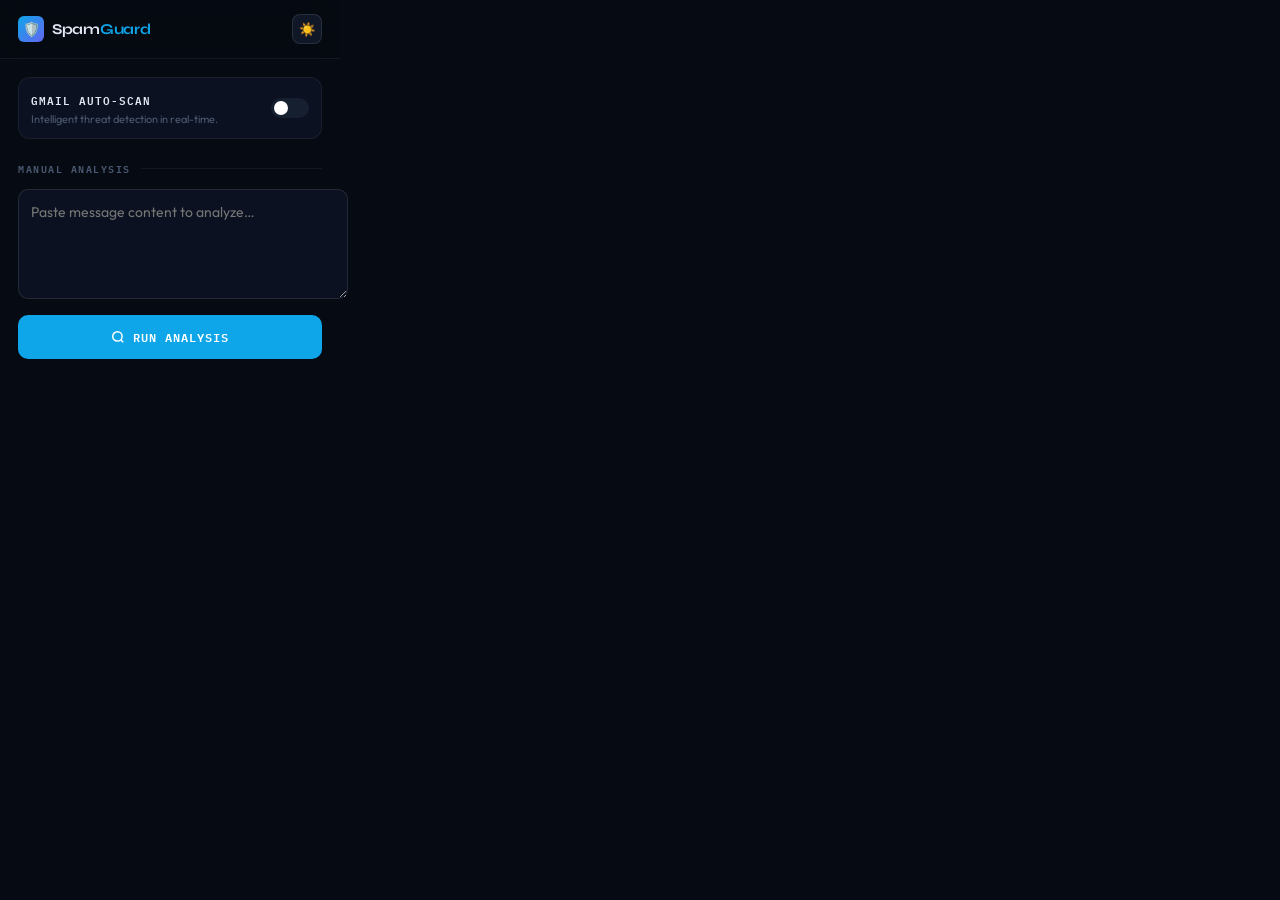
<file: SPAM GUARD/SPAM GUARD/spam_extension/popup.html>
<!DOCTYPE html>
<html>
<head>
  <meta charset="utf-8">
  <link rel="preconnect" href="https://fonts.googleapis.com">
  <link href="https://fonts.googleapis.com/css2?family=Syne:wght@600;700;800&family=IBM+Plex+Mono:wght@400;500;600&family=Outfit:wght@300;400;500;600&display=swap" rel="stylesheet">
  <link rel="stylesheet" href="popup.css">
</head>
<body>
  <div class="header">
    <div class="logo">
      <div class="logo-mark">🛡️</div>
      <span class="logo-name">Spam<em>Guard</em></span>
    </div>
    <button id="extThemeToggle" class="theme-btn" title="Toggle theme">
      <span class="sun-icon">☀️</span>
      <span class="moon-icon hidden">🌙</span>
    </button>
  </div>
  
  <div class="container">
    <!-- Gmail Auto-Scan Toggle Setting -->
    <div class="settings-box">
      <div class="settings-text">
        <div class="settings-title">Gmail Auto-Scan</div>
        <div class="settings-desc">Intelligent threat detection in real-time.</div>
      </div>
      <label class="toggle-switch">
        <input type="checkbox" id="autoScanToggle">
        <span class="slider"></span>
      </label>
    </div>

    <div class="divider">Manual Analysis</div>

    <div class="form-group">
      <textarea id="messageInput" placeholder="Paste message content to analyze…" rows="4" maxlength="5000"></textarea>
    </div>
    
    <button id="analyzeBtn" class="btn-primary">
      <svg width="14" height="14" viewBox="0 0 24 24" fill="none" stroke="currentColor" stroke-width="2.5"><circle cx="11" cy="11" r="8"/><path d="m21 21-4.35-4.35"/></svg>
      Run Analysis
    </button>
    
    <div id="loading" class="hidden">
      <div class="spinner"></div> Analyzing Intelligence...
    </div>

    <div id="resultBox" class="result-box hidden">
      <div id="verdict" class="verdict"></div>
      <div id="confidence" class="confidence"></div>
    </div>
    
    <div id="errorBox" class="error-box hidden"></div>
  </div>

  <script src="popup.js"></script>
</body>
</html>
</file>
<file: SPAM GUARD/SPAM GUARD/spam_extension/popup.css>
:root {
  /* --- Dark Theme (Default) --- */
  --bg:        #060a12;
  --bg-1:      #0b1120;
  --bg-2:      #101828;
  --bg-3:      #151f30;
  --border:    rgba(255,255,255,0.06);
  --border-2:  rgba(255,255,255,0.1);
  --text:      #e2e8f4;
  --text-2:    #8a9ab8;
  --text-3:    #4a5a72;
  --accent:    #0ea5e9;
  --accent-2:  #38bdf8;
  --accent-glow: rgba(14,165,233,0.2);
  --spam:      #f43f5e;
  --spam-dim:  rgba(244,63,94,0.12);
  --ham:       #10d9a0;
  --ham-dim:   rgba(16,217,160,0.1);
  --mono: 'IBM Plex Mono', monospace;
  --display: 'Syne', sans-serif;
  --body: 'Outfit', sans-serif;
}

:root.light-mode {
  --bg:        #f8fafc;
  --bg-1:      #ffffff;
  --bg-2:      #f1f5f9;
  --bg-3:      #e2e8f0;
  --border:    rgba(0,0,0,0.06);
  --border-2:  rgba(0,0,0,0.1);
  --text:      #0f172a;
  --text-2:    #475569;
  --text-3:    #64748b;
  --accent:    #0284c7;
  --accent-2:  #0ea5e9;
  --accent-glow: rgba(2,132,199,0.1);
}

body {
  width: 340px;
  margin: 0;
  padding: 0;
  font-family: var(--body);
  background-color: var(--bg);
  color: var(--text);
  overflow-x: hidden;
}

.header {
  background: rgba(6,10,18,0.8);
  backdrop-filter: blur(10px);
  -webkit-backdrop-filter: blur(10px);
  border-bottom: 1px solid var(--border);
  padding: 14px 18px;
  display: flex;
  justify-content: space-between;
  align-items: center;
  position: sticky;
  top: 0;
  z-index: 100;
}

.logo {
  display: flex;
  align-items: center;
  gap: 8px;
}

.logo-mark {
  width: 26px; height: 26px;
  background: linear-gradient(135deg, var(--accent) 0%, #6366f1 100%);
  border-radius: 6px;
  display: flex; align-items: center; justify-content: center;
  font-size: 14px;
}

.logo-name {
  font-family: var(--display);
  font-size: 15px;
  font-weight: 700;
  color: var(--text);
  letter-spacing: -0.3px;
}

.logo-name em {
  font-style: normal;
  color: var(--accent);
}

.theme-btn {
  background: var(--bg-2);
  border: 1px solid var(--border-2);
  color: var(--text-2);
  width: 30px; height: 30px;
  border-radius: 8px;
  display: flex; align-items: center; justify-content: center;
  cursor: pointer;
  transition: all 0.2s;
  padding: 0;
}

.theme-btn:hover {
  background: var(--bg-3);
  color: var(--text);
  border-color: var(--accent);
}

.container {
  padding: 18px;
}

.settings-box {
  display: flex;
  justify-content: space-between;
  align-items: center;
  background: var(--bg-1);
  border: 1px solid var(--border);
  padding: 12px;
  border-radius: 12px;
  margin-bottom: 16px;
}

.settings-title {
  font-family: var(--mono);
  font-size: 11px;
  font-weight: 600;
  letter-spacing: 1px;
  text-transform: uppercase;
  color: var(--text);
  margin-bottom: 3px;
}

.settings-desc {
  font-size: 11px;
  color: var(--text-3);
}

.toggle-switch {
  position: relative;
  display: inline-block;
  width: 38px;
  height: 20px;
  flex-shrink: 0;
}

.toggle-switch input { opacity: 0; width: 0; height: 0; }

.slider {
  position: absolute;
  cursor: pointer;
  inset: 0;
  background-color: var(--bg-3);
  transition: .3s;
  border-radius: 20px;
}

.slider:before {
  position: absolute;
  content: "";
  height: 14px; width: 14px;
  left: 3px; bottom: 3px;
  background-color: white;
  transition: .3s;
  border-radius: 50%;
}

input:checked + .slider { background-color: var(--accent); }
input:checked + .slider:before { transform: translateX(18px); }

.divider {
  font-family: var(--mono);
  font-size: 10px;
  font-weight: 600;
  letter-spacing: 1.5px;
  text-transform: uppercase;
  color: var(--text-3);
  margin: 20px 0 12px;
  display: flex;
  align-items: center;
  gap: 10px;
}

.divider::after {
  content: '';
  flex: 1;
  height: 1px;
  background: var(--border);
}

textarea {
  width: 100%;
  background: var(--bg-1);
  border: 1px solid var(--border-2);
  border-radius: 10px;
  color: var(--text);
  padding: 12px;
  font-family: var(--body);
  font-size: 14px;
  line-height: 1.5;
  resize: vertical;
  margin-bottom: 12px;
  outline: none;
  transition: all 0.2s;
}

textarea:focus {
  border-color: var(--accent);
  box-shadow: 0 0 0 3px var(--accent-glow);
}

.btn-primary {
  width: 100%;
  background: var(--accent);
  color: white;
  border: none;
  padding: 12px;
  border-radius: 10px;
  font-family: var(--mono);
  font-size: 12px;
  font-weight: 600;
  letter-spacing: 1px;
  text-transform: uppercase;
  cursor: pointer;
  transition: all 0.2s;
  display: flex; align-items: center; justify-content: center; gap: 8px;
}

.btn-primary:hover {
  background: var(--accent-2);
  transform: translateY(-1px);
}

.result-box {
  margin-top: 16px;
  padding: 14px;
  border-radius: 10px;
  text-align: center;
  border: 1px solid;
  animation: slideUp 0.3s ease-out;
}

.result-box.spam { background: var(--spam-dim); border-color: rgba(244,63,94,0.3); color: var(--spam); }
.result-box.ham  { background: var(--ham-dim);  border-color: rgba(16,217,160,0.3); color: var(--ham); }

.verdict {
  font-family: var(--display);
  font-size: 20px;
  font-weight: 700;
  margin-bottom: 4px;
}

.confidence { font-family: var(--mono); font-size: 11px; opacity: 0.8; }

.error-box { margin-top: 12px; color: var(--spam); font-size: 12px; text-align: center; font-family: var(--mono); }

#loading {
  margin-top: 16px;
  text-align: center;
  color: var(--text-3);
  font-size: 12px;
  font-family: var(--mono);
  display: flex; justify-content: center; align-items: center; gap: 8px;
}

.spinner {
  width: 14px; height: 14px;
  border: 2px solid var(--text-3);
  border-top-color: var(--accent);
  border-radius: 50%;
  animation: spin 0.8s linear infinite;
}

.hidden { display: none !important; }

@keyframes spin { to { transform: rotate(360deg); } }
@keyframes slideUp { from { opacity: 0; transform: translateY(10px); } to { opacity: 1; transform: translateY(0); } }
</file>
